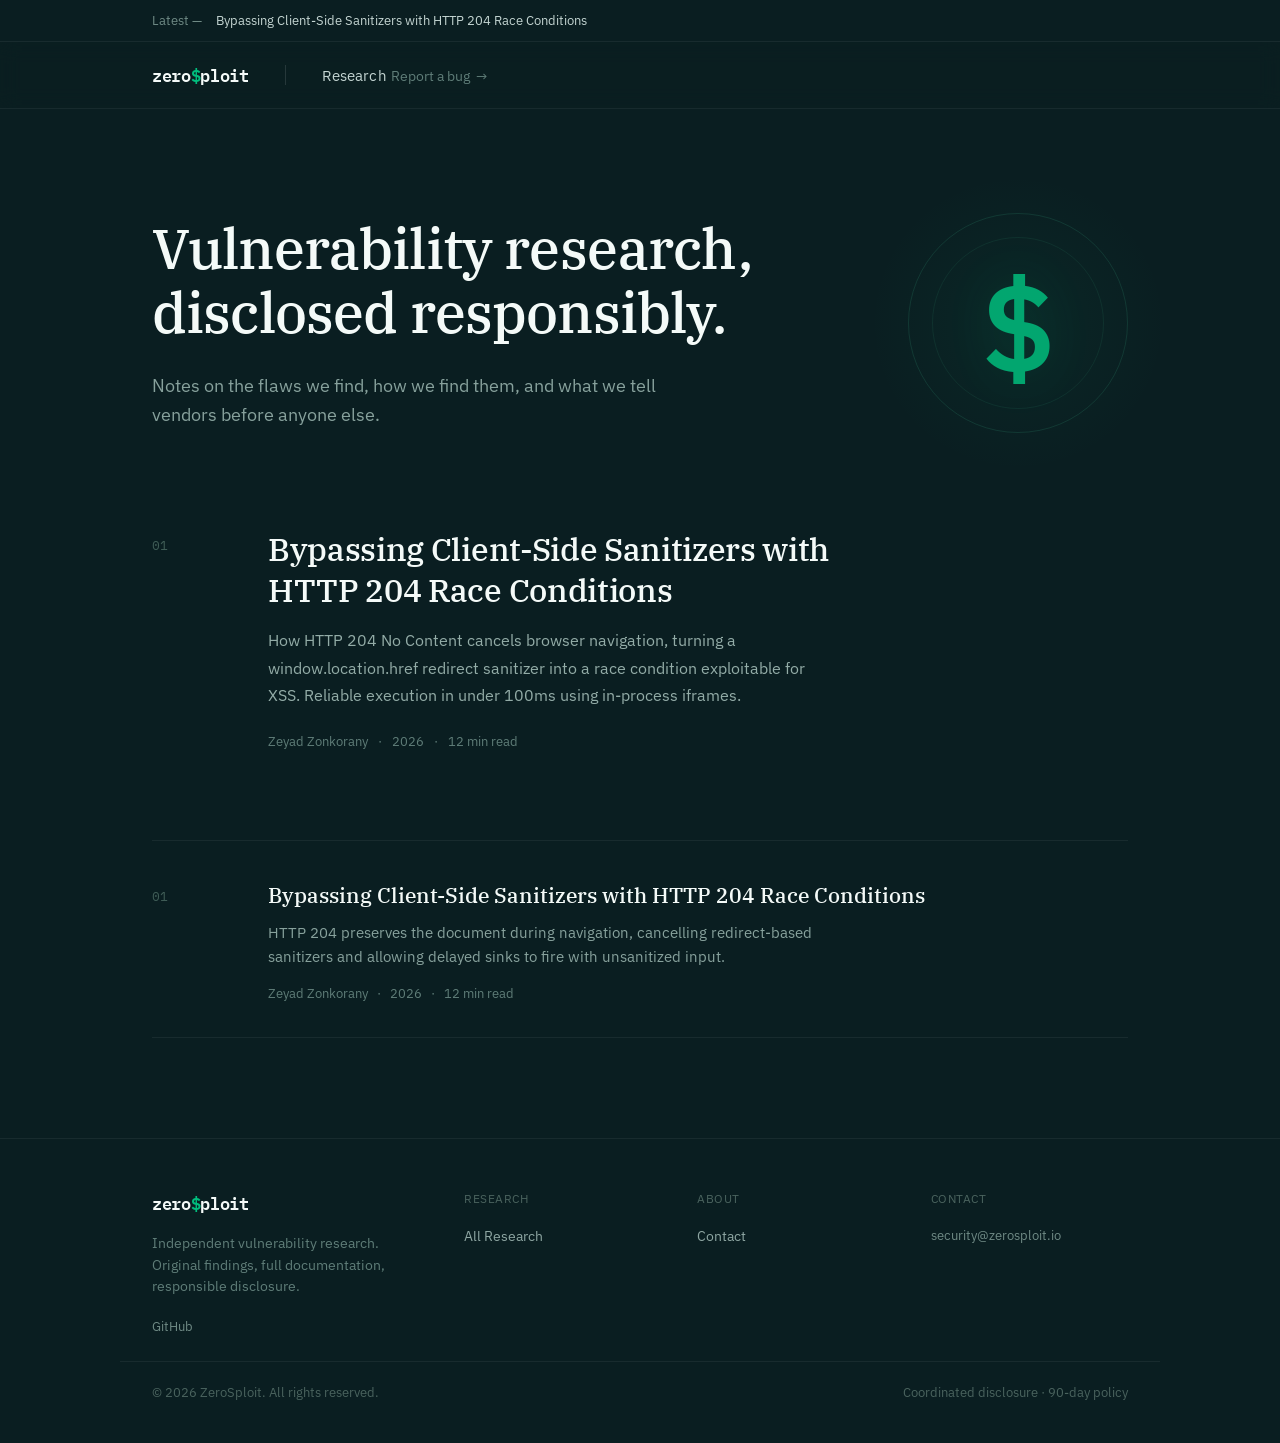
<file: index.html>
<!DOCTYPE html>
<html lang="en">
<head>
<meta charset="UTF-8"/>
<meta name="viewport" content="width=device-width, initial-scale=1.0"/>
<title>ZeroSploit — Vulnerability Research</title>
<meta name="description" content="Vulnerability research, disclosed responsibly. Notes on the flaws we find, how we find them, and what we tell vendors before anyone else."/>
<meta name="theme-color" content="#0a1e21"/>
<link rel="icon" href="data:image/svg+xml,<svg xmlns='http://www.w3.org/2000/svg' viewBox='0 0 32 32'><text x='50%25' y='55%25' dominant-baseline='central' text-anchor='middle' font-size='24' fill='%2301bd7d'>$</text></svg>"/>
<link rel="preconnect" href="https://fonts.googleapis.com"/>
<link rel="preconnect" href="https://fonts.gstatic.com" crossorigin/>
<link href="https://fonts.googleapis.com/css2?family=IBM+Plex+Mono:wght@400;500&family=IBM+Plex+Sans:wght@300;400;500;600&family=IBM+Plex+Serif:wght@400;500&display=swap" rel="stylesheet"/>
<link rel="stylesheet" href="assets/style.css"/>
</head>
<body>

<!-- Advisory bar -->
<div class="advisory-bar">
  <div class="advisory-inner">
    <span class="advisory-label">Latest —</span>
    <a class="advisory-link" href="posts/http-204-race-xss.html">Bypassing Client-Side Sanitizers with HTTP 204 Race Conditions</a>
  </div>
</div>

<!-- Nav -->
<nav>
  <div class="nav-inner">
    <a class="nav-logo" href="/">zero<span class="dollar">$</span>ploit</a>
    <div class="nav-sep"></div>
    <div class="nav-links">
      <a class="nav-link" href="#research">Research</a>
      <a class="nav-right" href="mailto:security@zerosploit.io">Report a bug &nbsp;&rarr;</a>
    </div>
    <button class="nav-ham" aria-label="Toggle menu">
      <span></span><span></span><span></span>
    </button>
  </div>
</nav>

<!-- Hero -->
<header class="home-hero">
  <div class="home-hero-text">
    <h1>Vulnerability research, disclosed responsibly.</h1>
    <p>Notes on the flaws we find, how we find them, and what we tell vendors before anyone else.</p>
  </div>
  <div class="hero-logo">
    <div class="hero-logo-glow"></div>
    <div class="hero-logo-ring"></div>
    <div class="hero-logo-ring-inner"></div>
    <div class="hero-logo-mark">$</div>
  </div>
</header>

<!-- Featured -->
<section class="home-featured" id="research">
  <a class="feat-card" href="posts/http-204-race-xss.html">
    <div class="feat-no">01</div>
    <div>
      <h2 class="feat-title">Bypassing Client-Side Sanitizers with HTTP 204 Race Conditions</h2>
      <p class="feat-excerpt">How HTTP 204 No Content cancels browser navigation, turning a window.location.href redirect sanitizer into a race condition exploitable for XSS. Reliable execution in under 100ms using in-process iframes.</p>
      <div class="feat-meta">
        <span>Zeyad Zonkorany</span>
        <span>&middot;</span>
        <span>2026</span>
        <span>&middot;</span>
        <span>12 min read</span>
      </div>
    </div>
  </a>
</section>

<!-- Post list -->
<section class="home-posts">
  <div class="rule"></div>
  <a class="post-row" href="posts/http-204-race-xss.html">
    <div class="post-row-no">01</div>
    <div>
      <h4 class="post-row-title">Bypassing Client-Side Sanitizers with HTTP 204 Race Conditions</h4>
      <p class="post-row-excerpt">HTTP 204 preserves the document during navigation, cancelling redirect-based sanitizers and allowing delayed sinks to fire with unsanitized input.</p>
      <div class="post-row-meta">
        <span>Zeyad Zonkorany</span>
        <span>&middot;</span>
        <span>2026</span>
        <span>&middot;</span>
        <span>12 min read</span>
      </div>
    </div>
  </a>
</section>

<!-- Footer -->
<footer>
  <div class="footer-grid">
    <div>
      <div class="nav-logo" style="margin-bottom:16px;">zero<span class="dollar">$</span>ploit</div>
      <p class="footer-brand-text">Independent vulnerability research. Original findings, full documentation, responsible disclosure.</p>
      <div class="footer-social">
        <a href="https://github.com/zerosploit-research" target="_blank">GitHub</a>
      </div>
    </div>
    <div>
      <div class="footer-col-title">Research</div>
      <ul class="footer-col-links">
        <li><a href="#research">All Research</a></li>
      </ul>
    </div>
    <div>
      <div class="footer-col-title">About</div>
      <ul class="footer-col-links">
        <li><a href="mailto:security@zerosploit.io">Contact</a></li>
      </ul>
    </div>
    <div>
      <div class="footer-col-title">Contact</div>
      <ul class="footer-contact">
        <li>security@zerosploit.io</li>
      </ul>
    </div>
  </div>
  <div class="footer-bottom">
    <span>&copy; 2026 ZeroSploit. All rights reserved.</span>
    <span>Coordinated disclosure &middot; 90-day policy</span>
  </div>
</footer>

<script>
document.querySelector('.nav-ham').addEventListener('click', function() {
  this.classList.toggle('active');
  document.querySelector('.nav-links').classList.toggle('open');
});
</script>

</body>
</html>
</file>
<file: assets/style.css>
/*
 * ZeroSploit Research — Editorial Design
 */

*, *::before, *::after { box-sizing: border-box; margin: 0; padding: 0; }

:root {
  --bg:       #0a1e21;
  --bg-nav:   rgba(10,30,33,0.9);
  --border:   rgba(255,255,255,0.06);
  --border-l: rgba(255,255,255,0.08);

  --white:    #f4faf8;
  --text:     #e2ece9;
  --text1:    #c4d5d2;
  --text2:    #93aca7;
  --text3:    #87a19c;
  --muted:    #6f8a85;
  --dim:      #5f7d78;
  --faint:    #4a635e;
  --ghost:    #3f5c56;

  --green:    #4fe0a8;
  --green-d:  #01bd7d;

  --sans:  'IBM Plex Sans', system-ui, -apple-system, sans-serif;
  --serif: 'IBM Plex Serif', Georgia, serif;
  --mono:  'IBM Plex Mono', 'Consolas', monospace;
}

html { scroll-behavior: smooth; }

body {
  background: var(--bg);
  color: var(--text);
  font-family: var(--sans);
  font-size: 16px;
  line-height: 1.65;
  overflow-x: hidden;
  -webkit-font-smoothing: antialiased;
}

::selection { background: rgba(79,224,168,0.2); color: var(--white); }

::-webkit-scrollbar { width: 5px; }
::-webkit-scrollbar-track { background: var(--bg); }
::-webkit-scrollbar-thumb { background: var(--ghost); border-radius: 4px; }
::-webkit-scrollbar-thumb:hover { background: var(--green); }

a { color: inherit; text-decoration: none; }


/*
 * Advisory bar
 */

.advisory-bar {
  border-bottom: 1px solid var(--border);
}

.advisory-inner {
  max-width: 1040px;
  margin: 0 auto;
  padding: 10px 32px;
  display: flex;
  align-items: baseline;
  gap: 14px;
  font-size: 13px;
}

.advisory-label {
  color: var(--muted);
  white-space: nowrap;
  flex: none;
}

.advisory-link {
  color: var(--text1);
  white-space: nowrap;
  overflow: hidden;
  text-overflow: ellipsis;
  min-width: 0;
  transition: color 0.15s;
}

.advisory-link:hover { color: var(--white); }


/*
 * Nav
 */

nav {
  position: sticky;
  top: 0;
  z-index: 50;
  background: var(--bg-nav);
  backdrop-filter: blur(10px);
  -webkit-backdrop-filter: blur(10px);
  border-bottom: 1px solid var(--border);
}

.nav-inner {
  max-width: 1040px;
  margin: 0 auto;
  padding: 0 32px;
  height: 66px;
  display: flex;
  align-items: center;
  gap: 36px;
}

.nav-logo {
  font-family: var(--mono);
  font-size: 17px;
  font-weight: 600;
  color: var(--white);
  letter-spacing: -0.02em;
  cursor: pointer;
}

.nav-logo .dollar { color: var(--green-d); }

.nav-sep {
  width: 1px;
  height: 20px;
  background: rgba(255,255,255,0.12);
}

.nav-link {
  font-size: 14.5px;
  color: var(--text1);
  cursor: pointer;
  letter-spacing: 0.01em;
  transition: color 0.15s;
}

.nav-link:hover { color: var(--white); }

.nav-right {
  margin-left: auto;
  font-size: 14px;
  color: var(--dim);
  white-space: nowrap;
  transition: color 0.15s;
}

.nav-right:hover { color: var(--white); }

.nav-ham {
  display: none;
  background: none;
  border: none;
  cursor: pointer;
  width: 26px;
  height: 18px;
  position: relative;
  z-index: 60;
  margin-left: auto;
}

.nav-ham span {
  position: absolute;
  left: 0;
  width: 100%;
  height: 1.5px;
  background: var(--white);
  transition: transform 0.3s ease, opacity 0.2s;
}

.nav-ham span:nth-child(1) { top: 2px; }
.nav-ham span:nth-child(2) { top: 50%; transform: translateY(-50%); }
.nav-ham span:nth-child(3) { bottom: 2px; }

.nav-ham.active span:nth-child(1) { transform: translateY(6.5px) rotate(45deg); }
.nav-ham.active span:nth-child(2) { opacity: 0; }
.nav-ham.active span:nth-child(3) { transform: translateY(-6.5px) rotate(-45deg); }


/*
 * Home — Hero
 */

.home-hero {
  max-width: 1040px;
  margin: 0 auto;
  padding: 104px 32px 0;
  display: grid;
  grid-template-columns: 1fr auto;
  align-items: center;
  gap: 48px;
}

.home-hero-text h1 {
  margin: 0;
  font-family: var(--serif);
  font-size: 56px;
  line-height: 1.14;
  font-weight: 500;
  letter-spacing: -0.015em;
  color: var(--white);
  max-width: 680px;
}

.home-hero-text p {
  margin: 26px 0 0;
  font-size: 17.5px;
  line-height: 1.7;
  color: var(--text3);
  max-width: 520px;
}

.hero-logo {
  width: 220px;
  height: 220px;
  position: relative;
  display: flex;
  align-items: center;
  justify-content: center;
  flex-shrink: 0;
}

.hero-logo-ring {
  position: absolute;
  inset: 0;
  border-radius: 50%;
  border: 1px solid rgba(79,224,168,0.12);
}

.hero-logo-ring-inner {
  position: absolute;
  inset: 24px;
  border-radius: 50%;
  border: 1px solid rgba(79,224,168,0.08);
}

.hero-logo-glow {
  position: absolute;
  inset: -40px;
  border-radius: 50%;
  background: radial-gradient(circle, rgba(1,189,125,0.06) 0%, transparent 70%);
  pointer-events: none;
}

.hero-logo-mark {
  font-family: var(--mono);
  font-size: 120px;
  font-weight: 600;
  color: var(--green-d);
  line-height: 1;
  position: relative;
  z-index: 1;
  opacity: 0.85;
  text-shadow: 0 0 60px rgba(1,189,125,0.15);
}


/*
 * Home — Featured
 */

.home-featured {
  max-width: 1040px;
  margin: 0 auto;
  padding: 96px 32px 0;
}

.feat-card {
  display: grid;
  grid-template-columns: 88px 1fr;
  gap: 0 28px;
  cursor: pointer;
  text-decoration: none;
  color: inherit;
}

.feat-no {
  font-family: var(--mono);
  font-size: 13px;
  color: var(--ghost);
  padding-top: 6px;
}

.feat-title {
  margin: 0 0 16px;
  font-family: var(--serif);
  font-size: 32px;
  line-height: 1.28;
  font-weight: 500;
  letter-spacing: -0.01em;
  color: var(--white);
  max-width: 600px;
  transition: color 0.15s;
}

.feat-card:hover .feat-title { color: var(--text1); }

.feat-excerpt {
  margin: 0 0 22px;
  font-size: 16px;
  line-height: 1.7;
  color: var(--text2);
  max-width: 560px;
}

.feat-meta {
  display: flex;
  align-items: center;
  gap: 10px;
  font-size: 13px;
  color: var(--dim);
}


/*
 * Home — Post list
 */

.home-posts {
  max-width: 1040px;
  margin: 0 auto;
  padding: 88px 32px 100px;
}

.rule {
  height: 1px;
  background: var(--border);
  margin-bottom: 6px;
}

.post-row {
  display: grid;
  grid-template-columns: 88px 1fr;
  gap: 0 28px;
  padding: 34px 0;
  border-bottom: 1px solid var(--border);
  cursor: pointer;
  text-decoration: none;
  color: inherit;
}

.post-row-no {
  font-family: var(--mono);
  font-size: 13px;
  color: var(--ghost);
  padding-top: 5px;
}

.post-row-title {
  margin: 0 0 10px;
  font-family: var(--serif);
  font-size: 21px;
  font-weight: 500;
  color: var(--white);
  line-height: 1.4;
  transition: color 0.15s;
}

.post-row:hover .post-row-title { color: var(--text1); }

.post-row-excerpt {
  margin: 0 0 14px;
  font-size: 14.5px;
  line-height: 1.65;
  color: var(--text3);
  max-width: 600px;
}

.post-row-meta {
  display: flex;
  align-items: center;
  gap: 9px;
  font-size: 12.5px;
  color: var(--dim);
  flex-wrap: wrap;
}


/*
 * Article — Header
 */

.art-back {
  max-width: 660px;
  margin: 0 auto;
  padding: 44px 32px 0;
}

.art-back a {
  font-size: 14px;
  color: var(--muted);
  cursor: pointer;
  transition: color 0.15s;
}

.art-back a:hover { color: var(--white); }

.art-header {
  max-width: 660px;
  margin: 0 auto;
  padding: 30px 32px 0;
}

.art-header h1 {
  margin: 0;
  font-family: var(--serif);
  font-size: 38px;
  line-height: 1.24;
  font-weight: 500;
  letter-spacing: -0.015em;
  color: var(--white);
}

.art-subtitle {
  margin: 20px 0 0;
  font-size: 18px;
  line-height: 1.65;
  color: var(--text2);
}

.art-meta {
  margin: 30px 0 0;
  padding-bottom: 30px;
  border-bottom: 1px solid var(--border-l);
  display: flex;
  align-items: center;
  gap: 10px;
  font-size: 14px;
  color: var(--text3);
  flex-wrap: wrap;
}

.art-meta .author { color: var(--text1); }

.art-details {
  max-width: 660px;
  margin: 28px auto 0;
  padding: 0 32px;
}

.art-details-grid {
  display: flex;
  flex-wrap: wrap;
  gap: 10px 32px;
  font-size: 14px;
}

.art-details-grid .label { color: var(--dim); }
.art-details-grid .val { color: var(--text); }
.art-details-grid .val-mono { font-family: var(--mono); color: var(--text); }
.art-details-grid .val-green { color: var(--green); }


/*
 * Article — Body
 */

.art-body {
  max-width: 660px;
  margin: 0 auto;
  padding: 46px 32px 20px;
  font-size: 15px;
  line-height: 1.75;
  color: #b6cbc7;
}

.art-body h2 {
  font-family: var(--serif);
  font-size: 20px;
  font-weight: 500;
  color: var(--white);
  letter-spacing: -0.005em;
  margin: 36px 0 14px;
}

.art-body h2:first-child { margin-top: 0; }

.art-body p {
  margin: 0 0 24px;
}

.art-body a {
  color: var(--green);
  text-decoration: underline;
  text-decoration-color: rgba(79,224,168,0.3);
  text-underline-offset: 3px;
  transition: text-decoration-color 0.15s;
}

.art-body a:hover { text-decoration-color: var(--green); }

.art-body strong { color: var(--text); font-weight: 600; }

.art-body code {
  font-family: var(--mono);
  font-size: 11.5px;
  background: rgba(255,255,255,0.05);
  padding: 1px 5px;
  border-radius: 3px;
  color: #dbe8e5;
}

.art-body pre {
  background: rgba(255,255,255,0.03);
  border-radius: 5px;
  padding: 12px 14px;
  overflow-x: auto;
  font-family: var(--mono);
  font-size: 10.5px;
  line-height: 1.6;
  margin: 0 0 22px;
  color: #cfe0dc;
}

.art-body pre code {
  background: none;
  padding: 0;
  font-size: inherit;
  color: inherit;
  border-radius: 0;
}

.art-body ul, .art-body ol {
  margin: 0 0 26px;
  padding-left: 22px;
}

.art-body li {
  margin-bottom: 11px;
}

.art-body li:last-child { margin-bottom: 0; }

.callout {
  border-left: 2px solid rgba(1,189,125,0.5);
  padding: 2px 0 2px 22px;
  margin: 0 0 32px;
}

.callout-label {
  font-size: 12px;
  letter-spacing: 0.04em;
  text-transform: uppercase;
  color: var(--green);
  margin-bottom: 9px;
}

.callout p {
  margin: 0;
  font-size: 15px;
  line-height: 1.7;
  color: var(--text2);
}


/*
 * Article — Video
 */

.art-video {
  margin: 0 0 26px;
  border-radius: 8px;
  overflow: hidden;
  background: #000;
}

.art-video video {
  display: block;
  width: 100%;
  max-height: 500px;
}


/*
 * Article — References table
 */

.art-body table {
  width: 100%;
  border-collapse: collapse;
  margin: 0 0 26px;
  font-size: 14.5px;
}

.art-body th {
  font-size: 12px;
  letter-spacing: 0.04em;
  text-transform: uppercase;
  color: var(--dim);
  text-align: left;
  padding: 10px 0;
  border-bottom: 1px solid var(--border-l);
}

.art-body td {
  padding: 12px 16px 12px 0;
  color: var(--text2);
  border-bottom: 1px solid var(--border);
  vertical-align: top;
}

.art-body td:first-child a {
  font-family: var(--mono);
  font-size: 13.5px;
  color: var(--text1);
}


/*
 * Prism overrides
 */

pre[class*="language-"], code[class*="language-"] {
  background: rgba(255,255,255,0.03) !important;
  font-family: var(--mono);
  font-size: 10.5px;
  text-shadow: none !important;
}

.token.comment   { color: var(--faint); font-style: italic; }
.token.keyword   { color: #6aa9ff; }
.token.function  { color: #6aa9ff; }
.token.string    { color: var(--green); }
.token.number    { color: #ffd23f; }
.token.operator  { color: #cfe0dc; }
.token.punctuation { color: #8ea6a2; }
.token.tag       { color: #ff8a84; }
.token.attr-name { color: #ffd23f; }
.token.attr-value{ color: var(--green); }


/*
 * Author bio
 */

.art-author {
  max-width: 660px;
  margin: 22px auto 0;
  padding: 0 32px;
}

.art-author-inner {
  border-top: 1px solid var(--border-l);
  padding: 30px 0;
}

.art-author-name {
  font-size: 15.5px;
  font-weight: 600;
  color: var(--white);
}

.art-author-role {
  font-size: 13px;
  color: var(--dim);
  margin: 3px 0 10px;
}

.art-author-bio {
  margin: 0;
  font-size: 14.5px;
  line-height: 1.65;
  color: var(--text3);
  max-width: 520px;
}


/*
 * Footer
 */

footer {
  border-top: 1px solid var(--border);
}

.footer-grid {
  max-width: 1040px;
  margin: 0 auto;
  padding: 50px 32px 24px;
  display: grid;
  grid-template-columns: 1.4fr 1fr 1fr 1fr;
  gap: 36px;
}

.footer-brand-text {
  margin: 0 0 18px;
  font-size: 13.5px;
  line-height: 1.6;
  color: var(--dim);
  max-width: 280px;
}

.footer-social {
  display: flex;
  gap: 16px;
  font-size: 13px;
}

.footer-social a {
  color: var(--muted);
  transition: color 0.15s;
}

.footer-social a:hover { color: var(--white); }

.footer-col-title {
  font-size: 12px;
  letter-spacing: 0.04em;
  color: var(--faint);
  margin-bottom: 16px;
  text-transform: uppercase;
}

.footer-col-links {
  list-style: none;
  display: flex;
  flex-direction: column;
  gap: 11px;
  font-size: 13.5px;
}

.footer-col-links a {
  color: #8ea6a2;
  transition: color 0.15s;
}

.footer-col-links a:hover { color: var(--white); }

.footer-contact {
  list-style: none;
  display: flex;
  flex-direction: column;
  gap: 11px;
  font-size: 13px;
  color: var(--muted);
}

.footer-bottom {
  max-width: 1040px;
  margin: 0 auto;
  padding: 20px 32px 40px;
  border-top: 1px solid var(--border);
  display: flex;
  justify-content: space-between;
  flex-wrap: wrap;
  gap: 10px;
  font-size: 12.5px;
  color: var(--faint);
}


/*
 * Responsive
 */

@media (max-width: 860px) {
  .nav-ham { display: block; }
  .nav-links { display: none; }
  .nav-links.open {
    display: flex;
    flex-direction: column;
    position: fixed;
    top: 66px;
    left: 0; right: 0;
    background: var(--bg);
    border-bottom: 1px solid var(--border);
    padding: 24px 32px;
    gap: 16px;
    z-index: 49;
  }
  .nav-right { display: none; }
  .nav-links.open .nav-right { display: block; margin-left: 0; }

  .home-hero { padding: 72px 24px 0; grid-template-columns: 1fr; }
  .home-hero-text h1 { font-size: 36px; }
  .hero-logo { display: none; }
  .home-featured { padding: 64px 24px 0; }
  .feat-card { grid-template-columns: 1fr; }
  .feat-no { display: none; }
  .feat-title { font-size: 26px; }
  .home-posts { padding: 64px 24px 80px; }
  .post-row { grid-template-columns: 1fr; }
  .post-row-no { display: none; }

  .art-back, .art-header, .art-details, .art-body, .art-author { padding-left: 24px; padding-right: 24px; }
  .art-header h1 { font-size: 28px; }

  .footer-grid { grid-template-columns: 1fr 1fr; padding: 36px 24px 20px; }
  .footer-bottom { padding: 16px 24px 32px; }
}

@media (max-width: 480px) {
  .advisory-inner { padding: 10px 20px; }
  .home-hero { padding: 56px 20px 0; }
  .home-hero h1 { font-size: 30px; }
  .home-featured { padding: 48px 20px 0; }
  .home-posts { padding: 48px 20px 64px; }
  .art-back, .art-header, .art-details, .art-body, .art-author { padding-left: 20px; padding-right: 20px; }
  .art-header h1 { font-size: 24px; }
  .art-details-grid { flex-direction: column; gap: 8px; }
  .footer-grid { grid-template-columns: 1fr; }
}

@media (prefers-reduced-motion: reduce) {
  *, *::before, *::after {
    animation-duration: 0.01ms !important;
    transition-duration: 0.01ms !important;
  }
}
</file>
